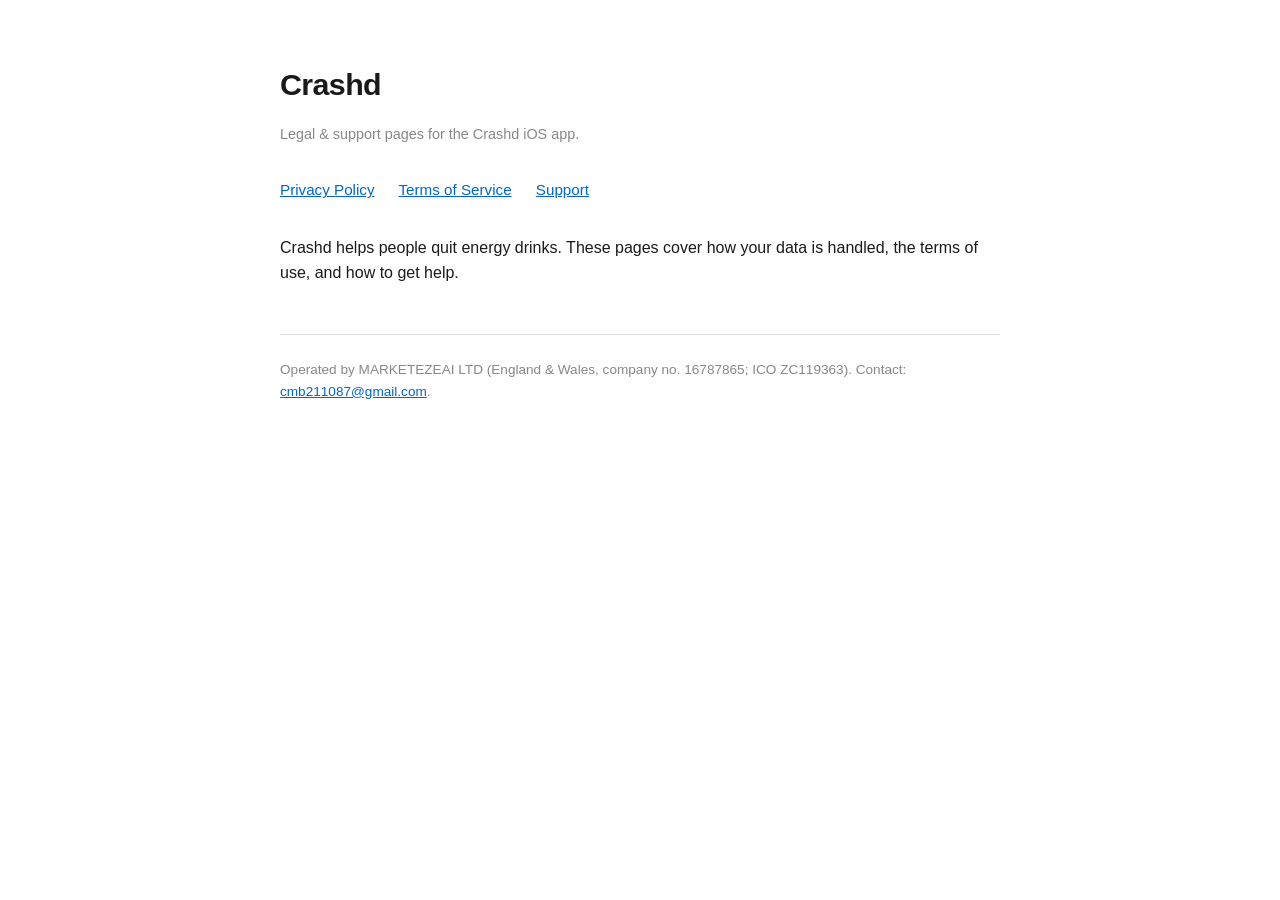
<file: index.html>
<!doctype html>
<html lang="en">
<head>
<meta charset="utf-8">
<meta name="viewport" content="width=device-width, initial-scale=1">
<meta name="robots" content="noindex">
<title>Crashd — Legal & Support</title>
<link rel="stylesheet" href="style.css">
</head>
<body>
<h1>Crashd</h1>
<p class="meta">Legal &amp; support pages for the Crashd iOS app.</p>
<nav>
  <a href="privacy.html">Privacy Policy</a>
  <a href="terms.html">Terms of Service</a>
  <a href="support.html">Support</a>
</nav>
<p>Crashd helps people quit energy drinks. These pages cover how your data is handled, the terms of use, and how to get help.</p>
<footer>Operated by MARKETEZEAI LTD (England &amp; Wales, company no. 16787865; ICO ZC119363). Contact: <a href="mailto:cmb211087@gmail.com">cmb211087@gmail.com</a>.</footer>
</body>
</html>
</file>
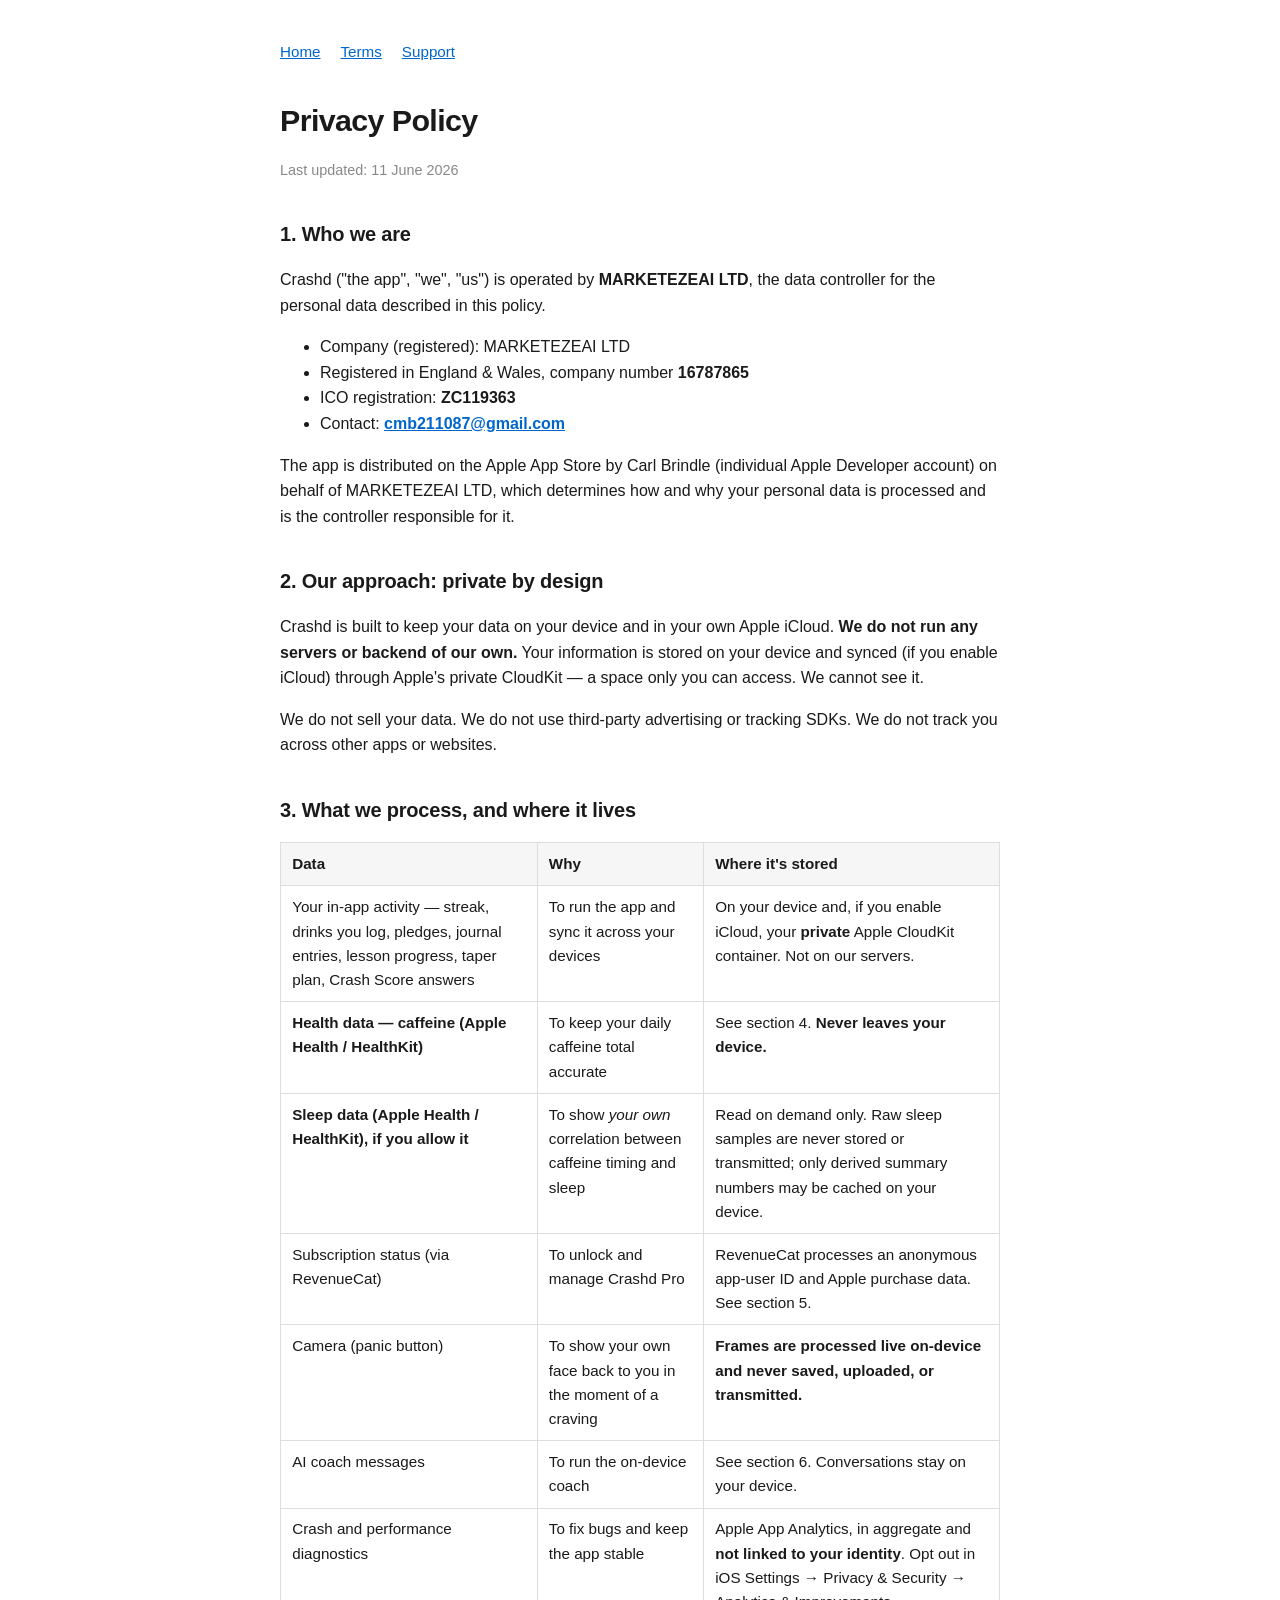
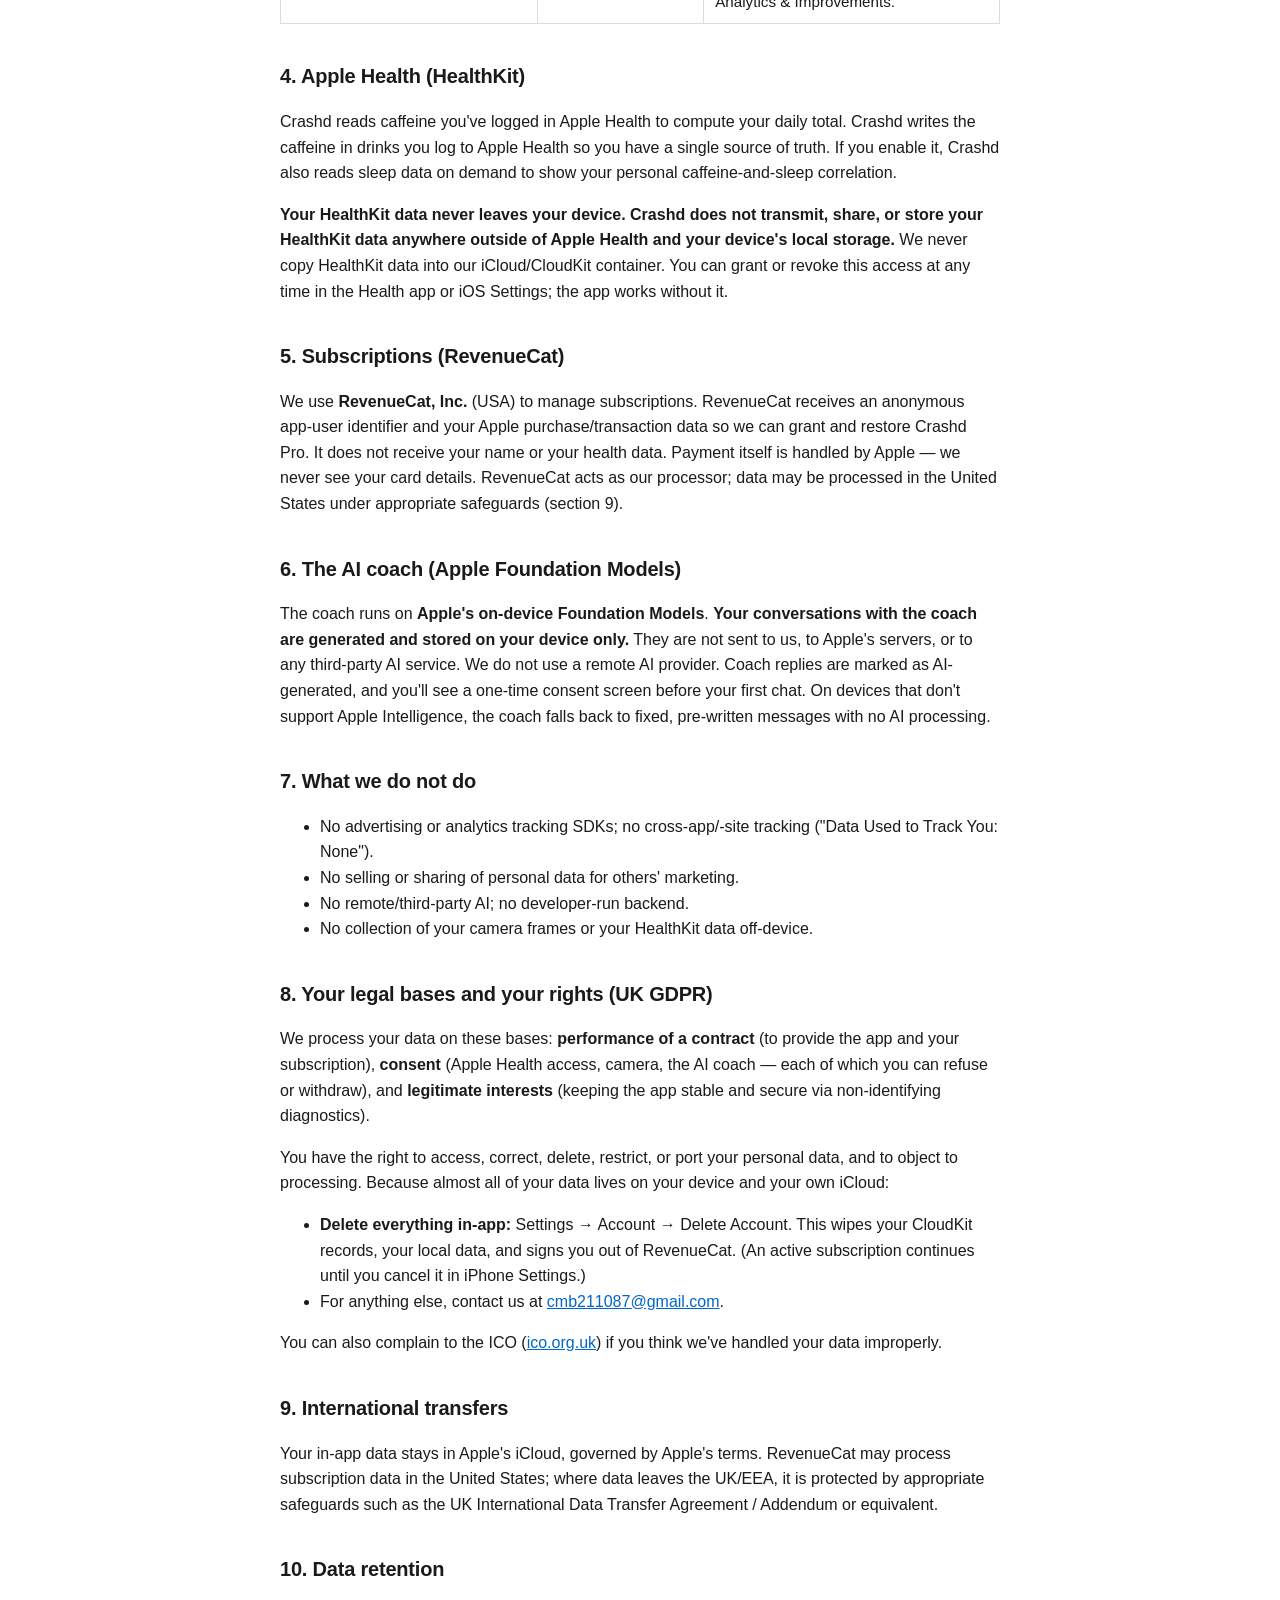
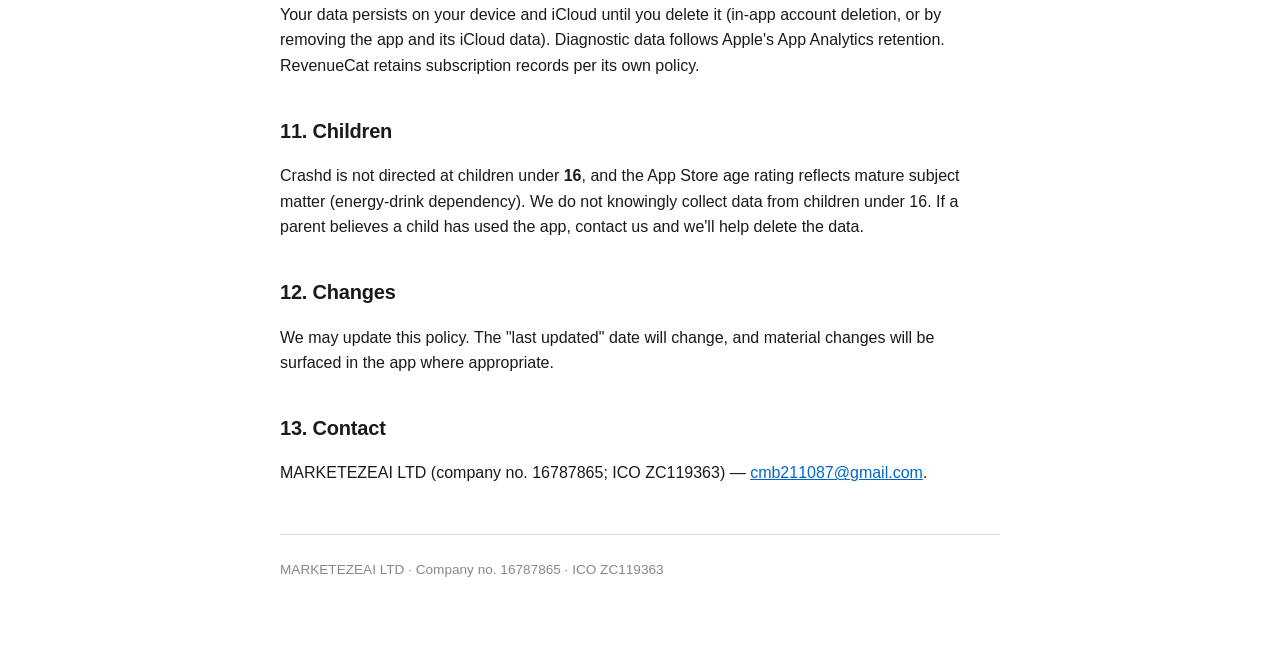
<file: privacy.html>
<!doctype html>
<html lang="en">
<head>
<meta charset="utf-8">
<meta name="viewport" content="width=device-width, initial-scale=1">
<title>Crashd — Privacy Policy</title>
<link rel="stylesheet" href="style.css">
</head>
<body>
<nav><a href="index.html">Home</a><a href="terms.html">Terms</a><a href="support.html">Support</a></nav>
<h1>Privacy Policy</h1>
<p class="meta">Last updated: 11 June 2026</p>

<h2>1. Who we are</h2>
<p>Crashd ("the app", "we", "us") is operated by <strong>MARKETEZEAI LTD</strong>, the data controller for the personal data described in this policy.</p>
<ul>
<li>Company (registered): MARKETEZEAI LTD</li>
<li>Registered in England &amp; Wales, company number <strong>16787865</strong></li>
<li>ICO registration: <strong>ZC119363</strong></li>
<li>Contact: <strong><a href="mailto:cmb211087@gmail.com">cmb211087@gmail.com</a></strong></li>
</ul>
<p>The app is distributed on the Apple App Store by Carl Brindle (individual Apple Developer account) on behalf of MARKETEZEAI LTD, which determines how and why your personal data is processed and is the controller responsible for it.</p>

<h2>2. Our approach: private by design</h2>
<p>Crashd is built to keep your data on your device and in your own Apple iCloud. <strong>We do not run any servers or backend of our own.</strong> Your information is stored on your device and synced (if you enable iCloud) through Apple's private CloudKit — a space only you can access. We cannot see it.</p>
<p>We do not sell your data. We do not use third-party advertising or tracking SDKs. We do not track you across other apps or websites.</p>

<h2>3. What we process, and where it lives</h2>
<table>
<tr><th>Data</th><th>Why</th><th>Where it's stored</th></tr>
<tr><td>Your in-app activity — streak, drinks you log, pledges, journal entries, lesson progress, taper plan, Crash Score answers</td><td>To run the app and sync it across your devices</td><td>On your device and, if you enable iCloud, your <strong>private</strong> Apple CloudKit container. Not on our servers.</td></tr>
<tr><td><strong>Health data — caffeine (Apple Health / HealthKit)</strong></td><td>To keep your daily caffeine total accurate</td><td>See section 4. <strong>Never leaves your device.</strong></td></tr>
<tr><td><strong>Sleep data (Apple Health / HealthKit), if you allow it</strong></td><td>To show <em>your own</em> correlation between caffeine timing and sleep</td><td>Read on demand only. Raw sleep samples are never stored or transmitted; only derived summary numbers may be cached on your device.</td></tr>
<tr><td>Subscription status (via RevenueCat)</td><td>To unlock and manage Crashd Pro</td><td>RevenueCat processes an anonymous app-user ID and Apple purchase data. See section 5.</td></tr>
<tr><td>Camera (panic button)</td><td>To show your own face back to you in the moment of a craving</td><td><strong>Frames are processed live on-device and never saved, uploaded, or transmitted.</strong></td></tr>
<tr><td>AI coach messages</td><td>To run the on-device coach</td><td>See section 6. Conversations stay on your device.</td></tr>
<tr><td>Crash and performance diagnostics</td><td>To fix bugs and keep the app stable</td><td>Apple App Analytics, in aggregate and <strong>not linked to your identity</strong>. Opt out in iOS Settings → Privacy &amp; Security → Analytics &amp; Improvements.</td></tr>
</table>

<h2>4. Apple Health (HealthKit)</h2>
<p>Crashd reads caffeine you've logged in Apple Health to compute your daily total. Crashd writes the caffeine in drinks you log to Apple Health so you have a single source of truth. If you enable it, Crashd also reads sleep data on demand to show your personal caffeine-and-sleep correlation.</p>
<p><strong>Your HealthKit data never leaves your device. Crashd does not transmit, share, or store your HealthKit data anywhere outside of Apple Health and your device's local storage.</strong> We never copy HealthKit data into our iCloud/CloudKit container. You can grant or revoke this access at any time in the Health app or iOS Settings; the app works without it.</p>

<h2>5. Subscriptions (RevenueCat)</h2>
<p>We use <strong>RevenueCat, Inc.</strong> (USA) to manage subscriptions. RevenueCat receives an anonymous app-user identifier and your Apple purchase/transaction data so we can grant and restore Crashd Pro. It does not receive your name or your health data. Payment itself is handled by Apple — we never see your card details. RevenueCat acts as our processor; data may be processed in the United States under appropriate safeguards (section 9).</p>

<h2>6. The AI coach (Apple Foundation Models)</h2>
<p>The coach runs on <strong>Apple's on-device Foundation Models</strong>. <strong>Your conversations with the coach are generated and stored on your device only.</strong> They are not sent to us, to Apple's servers, or to any third-party AI service. We do not use a remote AI provider. Coach replies are marked as AI-generated, and you'll see a one-time consent screen before your first chat. On devices that don't support Apple Intelligence, the coach falls back to fixed, pre-written messages with no AI processing.</p>

<h2>7. What we do not do</h2>
<ul>
<li>No advertising or analytics tracking SDKs; no cross-app/-site tracking ("Data Used to Track You: None").</li>
<li>No selling or sharing of personal data for others' marketing.</li>
<li>No remote/third-party AI; no developer-run backend.</li>
<li>No collection of your camera frames or your HealthKit data off-device.</li>
</ul>

<h2>8. Your legal bases and your rights (UK GDPR)</h2>
<p>We process your data on these bases: <strong>performance of a contract</strong> (to provide the app and your subscription), <strong>consent</strong> (Apple Health access, camera, the AI coach — each of which you can refuse or withdraw), and <strong>legitimate interests</strong> (keeping the app stable and secure via non-identifying diagnostics).</p>
<p>You have the right to access, correct, delete, restrict, or port your personal data, and to object to processing. Because almost all of your data lives on your device and your own iCloud:</p>
<ul>
<li><strong>Delete everything in-app:</strong> Settings → Account → Delete Account. This wipes your CloudKit records, your local data, and signs you out of RevenueCat. (An active subscription continues until you cancel it in iPhone Settings.)</li>
<li>For anything else, contact us at <a href="mailto:cmb211087@gmail.com">cmb211087@gmail.com</a>.</li>
</ul>
<p>You can also complain to the ICO (<a href="https://ico.org.uk">ico.org.uk</a>) if you think we've handled your data improperly.</p>

<h2>9. International transfers</h2>
<p>Your in-app data stays in Apple's iCloud, governed by Apple's terms. RevenueCat may process subscription data in the United States; where data leaves the UK/EEA, it is protected by appropriate safeguards such as the UK International Data Transfer Agreement / Addendum or equivalent.</p>

<h2>10. Data retention</h2>
<p>Your data persists on your device and iCloud until you delete it (in-app account deletion, or by removing the app and its iCloud data). Diagnostic data follows Apple's App Analytics retention. RevenueCat retains subscription records per its own policy.</p>

<h2>11. Children</h2>
<p>Crashd is not directed at children under <strong>16</strong>, and the App Store age rating reflects mature subject matter (energy-drink dependency). We do not knowingly collect data from children under 16. If a parent believes a child has used the app, contact us and we'll help delete the data.</p>

<h2>12. Changes</h2>
<p>We may update this policy. The "last updated" date will change, and material changes will be surfaced in the app where appropriate.</p>

<h2>13. Contact</h2>
<p>MARKETEZEAI LTD (company no. 16787865; ICO ZC119363) — <a href="mailto:cmb211087@gmail.com">cmb211087@gmail.com</a>.</p>

<footer>MARKETEZEAI LTD · Company no. 16787865 · ICO ZC119363</footer>
</body>
</html>
</file>
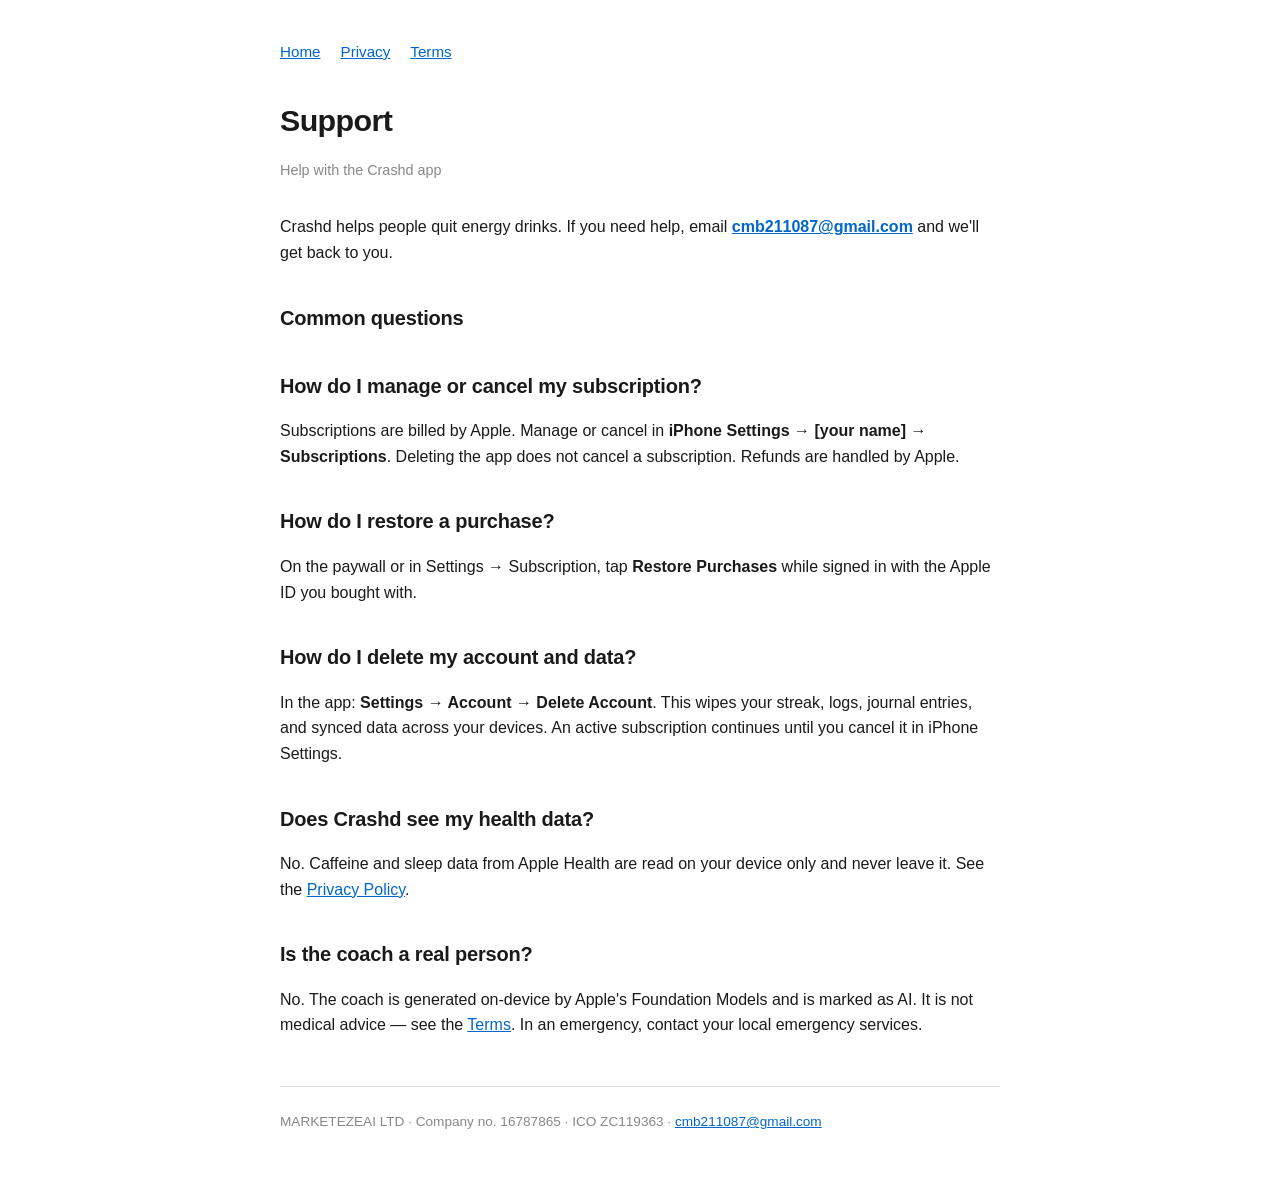
<file: support.html>
<!doctype html>
<html lang="en">
<head>
<meta charset="utf-8">
<meta name="viewport" content="width=device-width, initial-scale=1">
<title>Crashd — Support</title>
<link rel="stylesheet" href="style.css">
</head>
<body>
<nav><a href="index.html">Home</a><a href="privacy.html">Privacy</a><a href="terms.html">Terms</a></nav>
<h1>Support</h1>
<p class="meta">Help with the Crashd app</p>

<p>Crashd helps people quit energy drinks. If you need help, email <strong><a href="mailto:cmb211087@gmail.com">cmb211087@gmail.com</a></strong> and we'll get back to you.</p>

<h2>Common questions</h2>

<h2>How do I manage or cancel my subscription?</h2>
<p>Subscriptions are billed by Apple. Manage or cancel in <strong>iPhone Settings → [your name] → Subscriptions</strong>. Deleting the app does not cancel a subscription. Refunds are handled by Apple.</p>

<h2>How do I restore a purchase?</h2>
<p>On the paywall or in Settings → Subscription, tap <strong>Restore Purchases</strong> while signed in with the Apple ID you bought with.</p>

<h2>How do I delete my account and data?</h2>
<p>In the app: <strong>Settings → Account → Delete Account</strong>. This wipes your streak, logs, journal entries, and synced data across your devices. An active subscription continues until you cancel it in iPhone Settings.</p>

<h2>Does Crashd see my health data?</h2>
<p>No. Caffeine and sleep data from Apple Health are read on your device only and never leave it. See the <a href="privacy.html">Privacy Policy</a>.</p>

<h2>Is the coach a real person?</h2>
<p>No. The coach is generated on-device by Apple's Foundation Models and is marked as AI. It is not medical advice — see the <a href="terms.html">Terms</a>. In an emergency, contact your local emergency services.</p>

<footer>MARKETEZEAI LTD · Company no. 16787865 · ICO ZC119363 · <a href="mailto:cmb211087@gmail.com">cmb211087@gmail.com</a></footer>
</body>
</html>
</file>
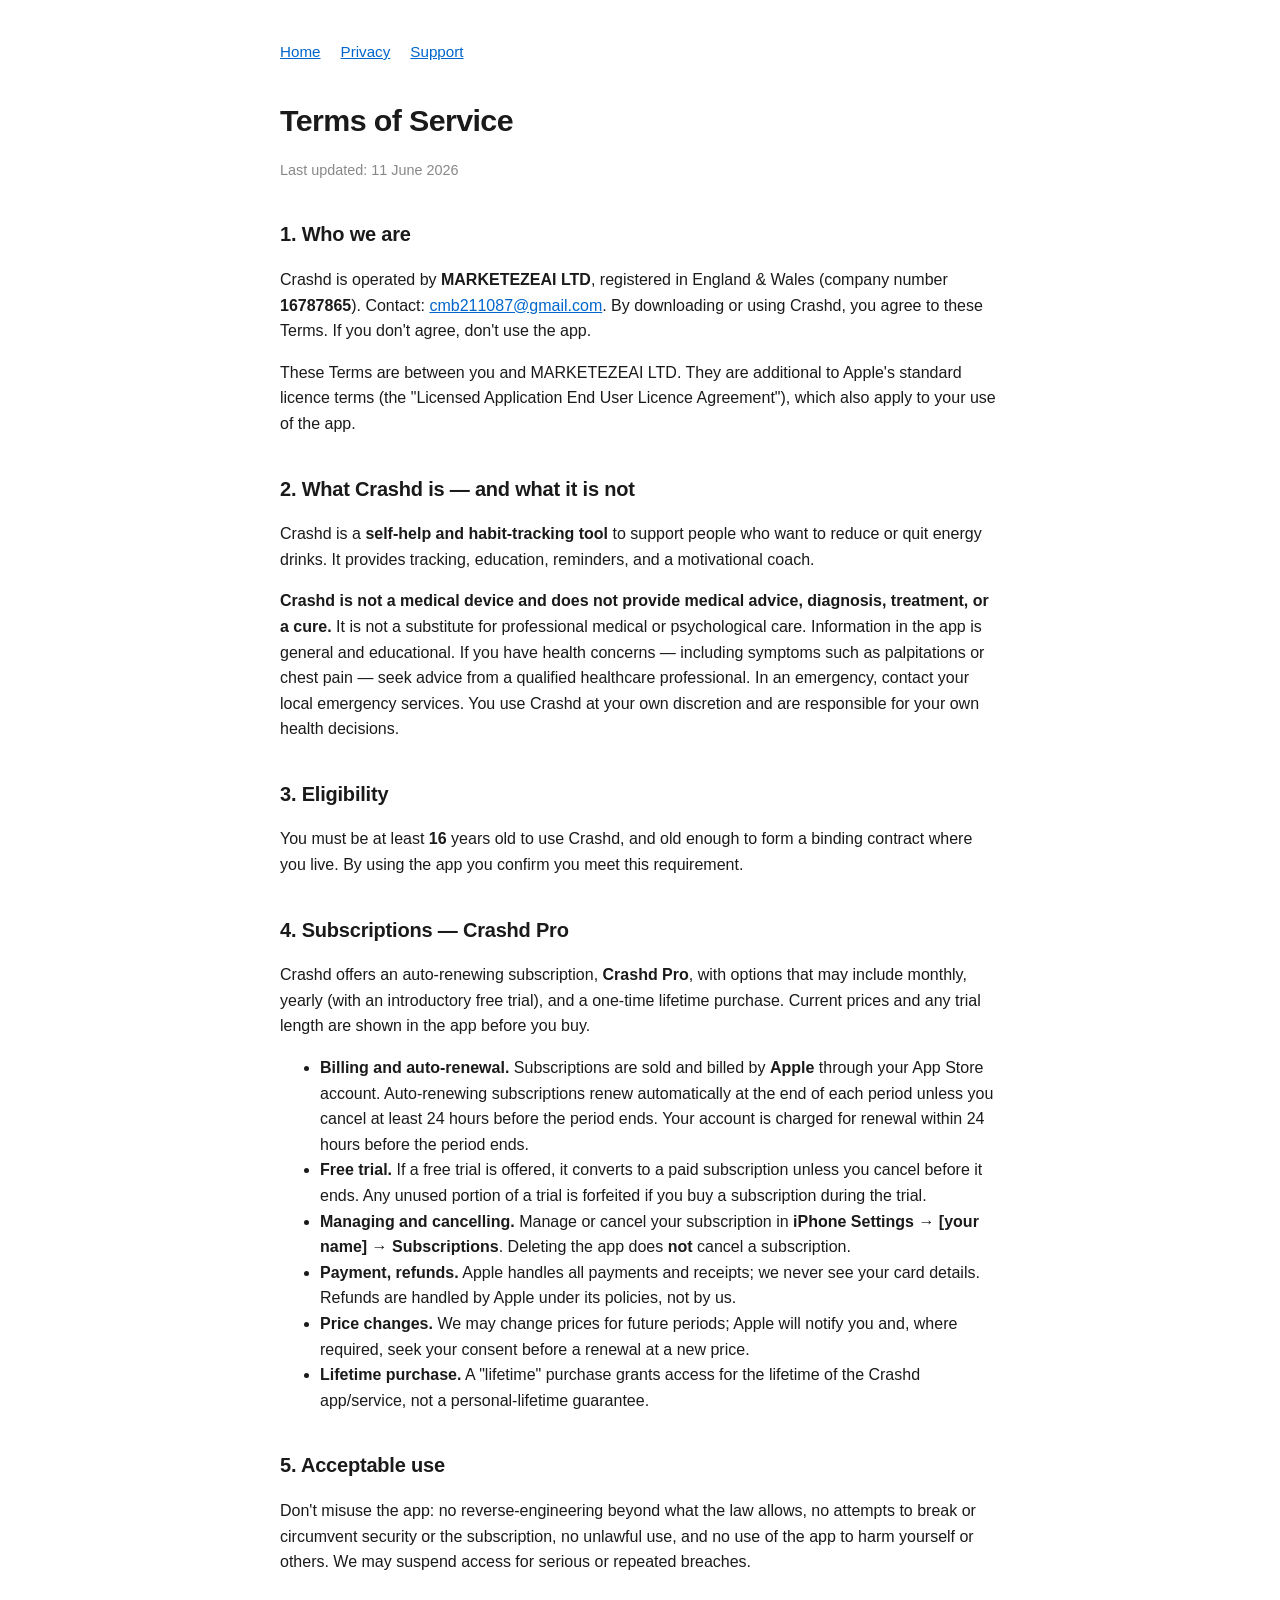
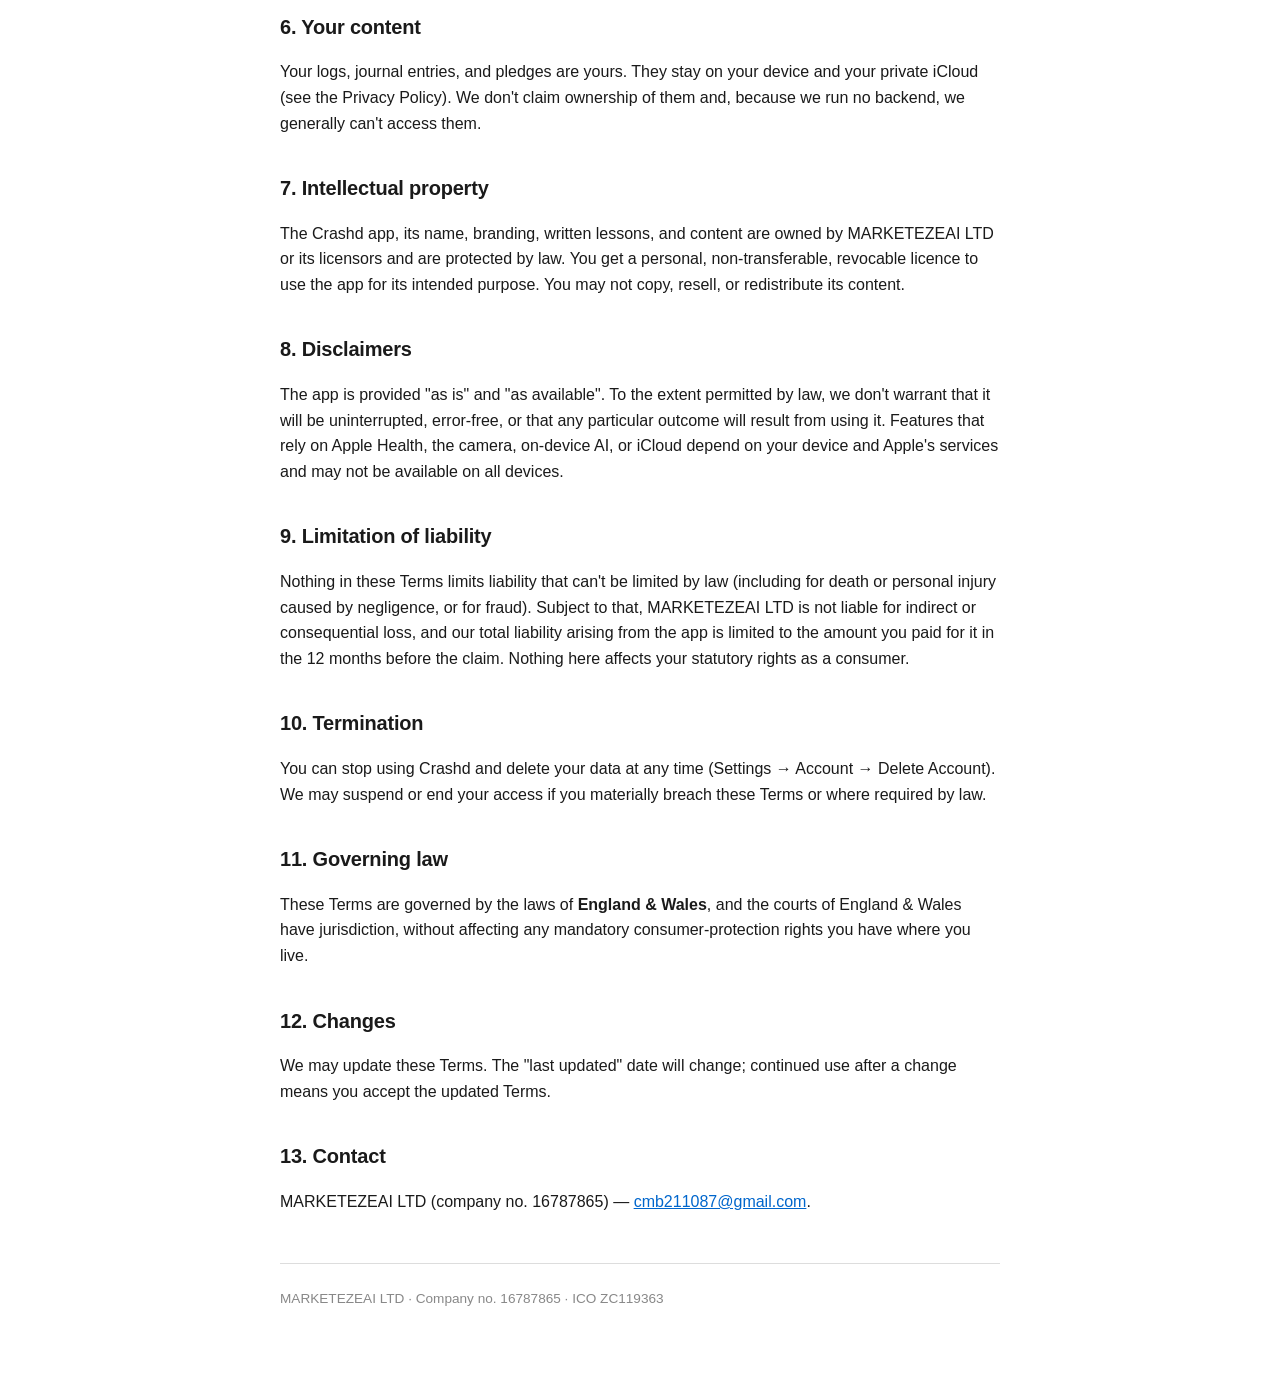
<file: terms.html>
<!doctype html>
<html lang="en">
<head>
<meta charset="utf-8">
<meta name="viewport" content="width=device-width, initial-scale=1">
<title>Crashd — Terms of Service</title>
<link rel="stylesheet" href="style.css">
</head>
<body>
<nav><a href="index.html">Home</a><a href="privacy.html">Privacy</a><a href="support.html">Support</a></nav>
<h1>Terms of Service</h1>
<p class="meta">Last updated: 11 June 2026</p>

<h2>1. Who we are</h2>
<p>Crashd is operated by <strong>MARKETEZEAI LTD</strong>, registered in England &amp; Wales (company number <strong>16787865</strong>). Contact: <a href="mailto:cmb211087@gmail.com">cmb211087@gmail.com</a>. By downloading or using Crashd, you agree to these Terms. If you don't agree, don't use the app.</p>
<p>These Terms are between you and MARKETEZEAI LTD. They are additional to Apple's standard licence terms (the "Licensed Application End User Licence Agreement"), which also apply to your use of the app.</p>

<h2>2. What Crashd is — and what it is not</h2>
<p>Crashd is a <strong>self-help and habit-tracking tool</strong> to support people who want to reduce or quit energy drinks. It provides tracking, education, reminders, and a motivational coach.</p>
<p><strong>Crashd is not a medical device and does not provide medical advice, diagnosis, treatment, or a cure.</strong> It is not a substitute for professional medical or psychological care. Information in the app is general and educational. If you have health concerns — including symptoms such as palpitations or chest pain — seek advice from a qualified healthcare professional. In an emergency, contact your local emergency services. You use Crashd at your own discretion and are responsible for your own health decisions.</p>

<h2>3. Eligibility</h2>
<p>You must be at least <strong>16</strong> years old to use Crashd, and old enough to form a binding contract where you live. By using the app you confirm you meet this requirement.</p>

<h2>4. Subscriptions — Crashd Pro</h2>
<p>Crashd offers an auto-renewing subscription, <strong>Crashd Pro</strong>, with options that may include monthly, yearly (with an introductory free trial), and a one-time lifetime purchase. Current prices and any trial length are shown in the app before you buy.</p>
<ul>
<li><strong>Billing and auto-renewal.</strong> Subscriptions are sold and billed by <strong>Apple</strong> through your App Store account. Auto-renewing subscriptions renew automatically at the end of each period unless you cancel at least 24 hours before the period ends. Your account is charged for renewal within 24 hours before the period ends.</li>
<li><strong>Free trial.</strong> If a free trial is offered, it converts to a paid subscription unless you cancel before it ends. Any unused portion of a trial is forfeited if you buy a subscription during the trial.</li>
<li><strong>Managing and cancelling.</strong> Manage or cancel your subscription in <strong>iPhone Settings → [your name] → Subscriptions</strong>. Deleting the app does <strong>not</strong> cancel a subscription.</li>
<li><strong>Payment, refunds.</strong> Apple handles all payments and receipts; we never see your card details. Refunds are handled by Apple under its policies, not by us.</li>
<li><strong>Price changes.</strong> We may change prices for future periods; Apple will notify you and, where required, seek your consent before a renewal at a new price.</li>
<li><strong>Lifetime purchase.</strong> A "lifetime" purchase grants access for the lifetime of the Crashd app/service, not a personal-lifetime guarantee.</li>
</ul>

<h2>5. Acceptable use</h2>
<p>Don't misuse the app: no reverse-engineering beyond what the law allows, no attempts to break or circumvent security or the subscription, no unlawful use, and no use of the app to harm yourself or others. We may suspend access for serious or repeated breaches.</p>

<h2>6. Your content</h2>
<p>Your logs, journal entries, and pledges are yours. They stay on your device and your private iCloud (see the Privacy Policy). We don't claim ownership of them and, because we run no backend, we generally can't access them.</p>

<h2>7. Intellectual property</h2>
<p>The Crashd app, its name, branding, written lessons, and content are owned by MARKETEZEAI LTD or its licensors and are protected by law. You get a personal, non-transferable, revocable licence to use the app for its intended purpose. You may not copy, resell, or redistribute its content.</p>

<h2>8. Disclaimers</h2>
<p>The app is provided "as is" and "as available". To the extent permitted by law, we don't warrant that it will be uninterrupted, error-free, or that any particular outcome will result from using it. Features that rely on Apple Health, the camera, on-device AI, or iCloud depend on your device and Apple's services and may not be available on all devices.</p>

<h2>9. Limitation of liability</h2>
<p>Nothing in these Terms limits liability that can't be limited by law (including for death or personal injury caused by negligence, or for fraud). Subject to that, MARKETEZEAI LTD is not liable for indirect or consequential loss, and our total liability arising from the app is limited to the amount you paid for it in the 12 months before the claim. Nothing here affects your statutory rights as a consumer.</p>

<h2>10. Termination</h2>
<p>You can stop using Crashd and delete your data at any time (Settings → Account → Delete Account). We may suspend or end your access if you materially breach these Terms or where required by law.</p>

<h2>11. Governing law</h2>
<p>These Terms are governed by the laws of <strong>England &amp; Wales</strong>, and the courts of England &amp; Wales have jurisdiction, without affecting any mandatory consumer-protection rights you have where you live.</p>

<h2>12. Changes</h2>
<p>We may update these Terms. The "last updated" date will change; continued use after a change means you accept the updated Terms.</p>

<h2>13. Contact</h2>
<p>MARKETEZEAI LTD (company no. 16787865) — <a href="mailto:cmb211087@gmail.com">cmb211087@gmail.com</a>.</p>

<footer>MARKETEZEAI LTD · Company no. 16787865 · ICO ZC119363</footer>
</body>
</html>
</file>
<file: style.css>
:root { color-scheme: light dark; }
* { box-sizing: border-box; }
body {
  font: 16px/1.6 -apple-system, BlinkMacSystemFont, "Segoe UI", Roboto, Helvetica, Arial, sans-serif;
  max-width: 760px; margin: 0 auto; padding: 2.5rem 1.25rem 4rem;
  color: #1a1a1a; background: #fff;
}
@media (prefers-color-scheme: dark) { body { color: #e8e8e8; background: #111; } a { color: #6db3ff; } th { background: #1c1c1c !important; } td, th { border-color: #333 !important; } }
h1 { font-size: 1.9rem; letter-spacing: -0.02em; margin-bottom: .25rem; }
h2 { font-size: 1.25rem; margin-top: 2.25rem; letter-spacing: -0.01em; }
a { color: #0066cc; }
.meta { color: #888; font-size: .9rem; margin-bottom: 2rem; }
table { border-collapse: collapse; width: 100%; margin: 1rem 0; font-size: .95rem; }
th, td { border: 1px solid #ddd; padding: .55rem .7rem; text-align: left; vertical-align: top; }
th { background: #f6f6f6; }
nav { margin-bottom: 2rem; font-size: .95rem; }
nav a { margin-right: 1.25rem; }
footer { margin-top: 3rem; padding-top: 1.5rem; border-top: 1px solid #ddd; color: #888; font-size: .85rem; }
</file>
